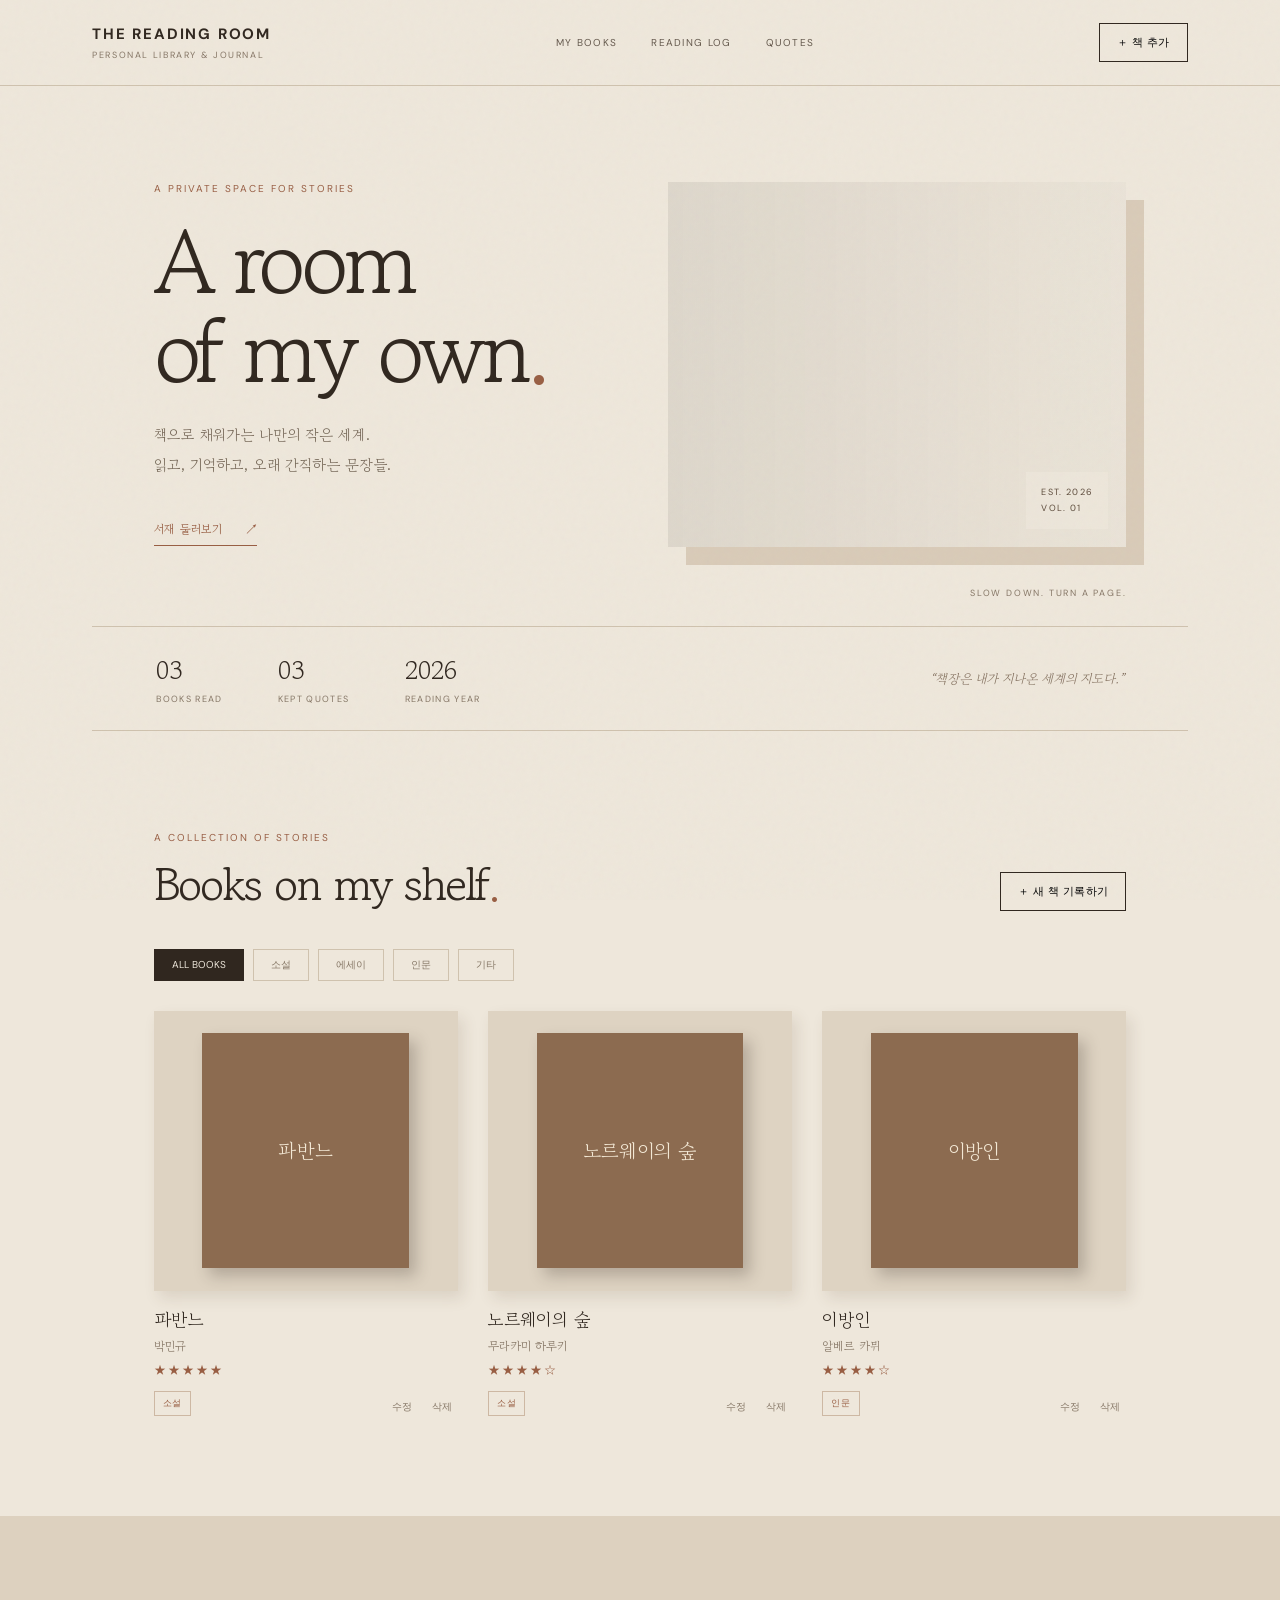
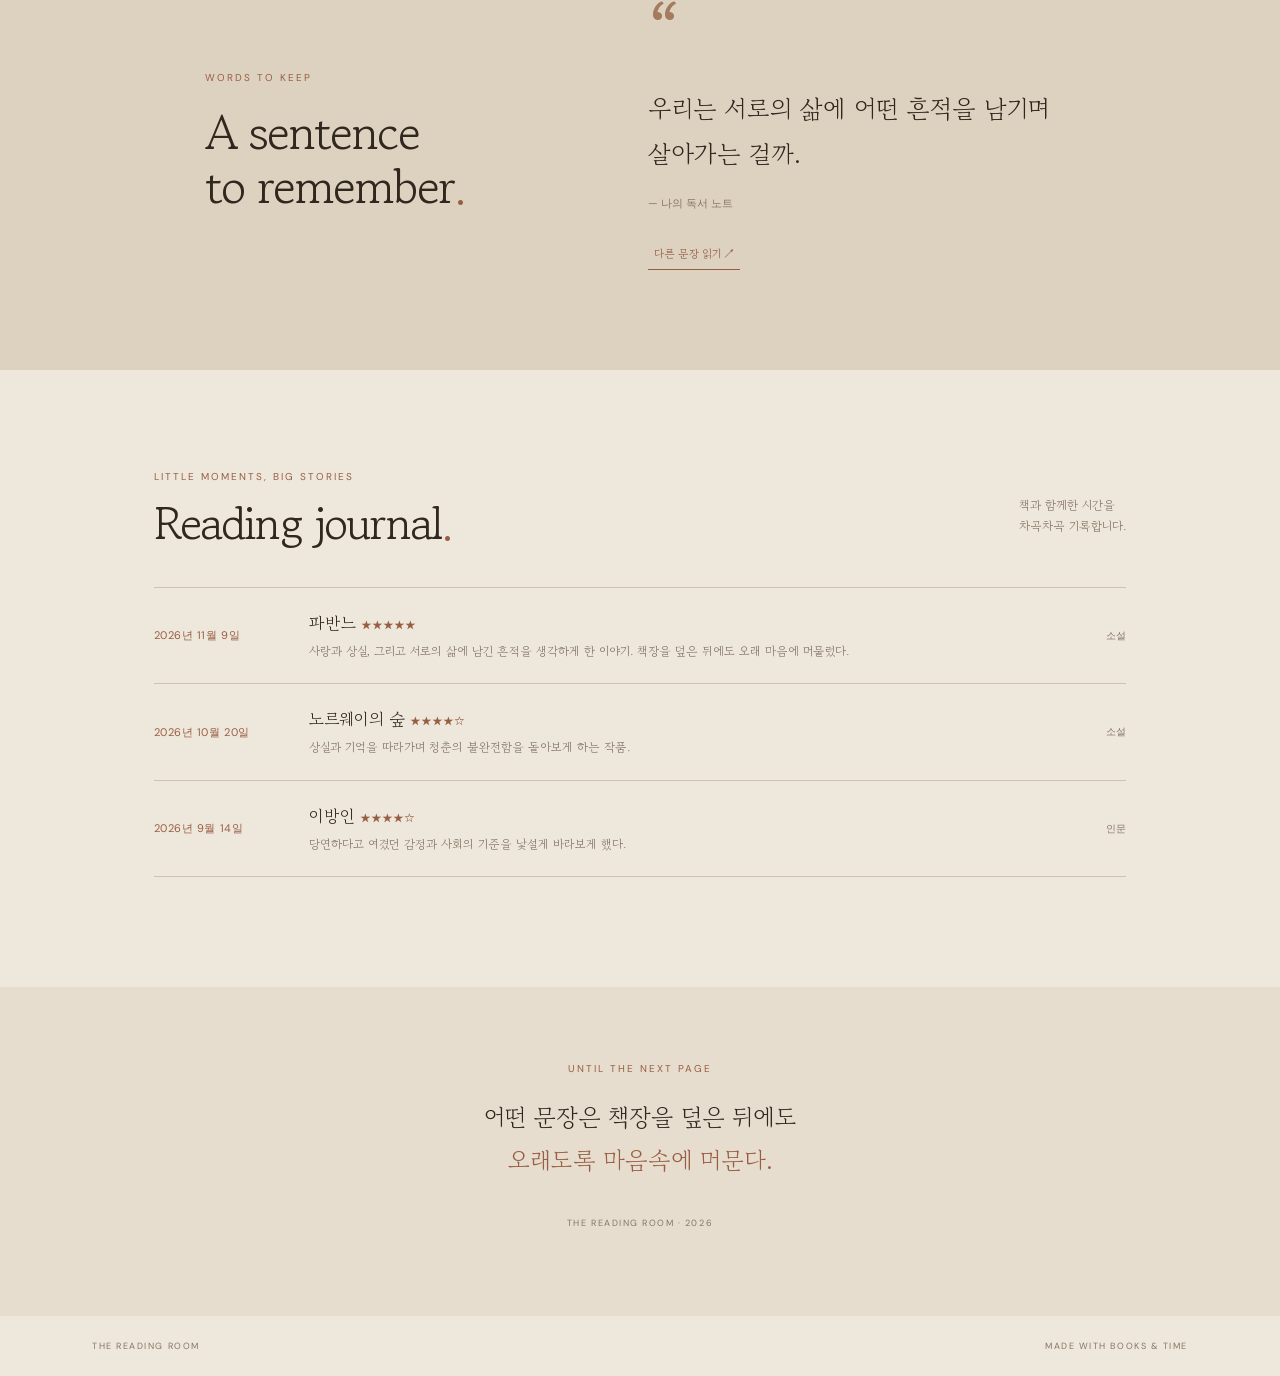
<file: the-reading-room/index.html>
<!DOCTYPE html>
<html lang="ko">
<head>
  <meta charset="UTF-8">
  <meta name="viewport" content="width=device-width, initial-scale=1.0">
  <meta name="theme-color" content="#eee6d8">
  <meta name="description" content="책으로 채워가는 나만의 작은 세계, The Reading Room">
  <title>The Reading Room — A room of my own</title>
  <link rel="preconnect" href="https://fonts.googleapis.com">
  <link rel="preconnect" href="https://fonts.gstatic.com" crossorigin>
  <link href="https://fonts.googleapis.com/css2?family=DM+Sans:wght@400;500;600;700&family=Gowun+Batang:wght@400;700&family=Nanum+Myeongjo:wght@400;700;800&display=swap" rel="stylesheet">
  <link rel="stylesheet" href="style.css">
</head>
<body>
  <div class="paper-grain"></div>
  <header class="topbar">
    <a class="wordmark" href="#home">THE READING ROOM<span>PERSONAL LIBRARY & JOURNAL</span></a>
    <nav>
      <a href="#shelf">MY BOOKS</a><a href="#journal">READING LOG</a><a href="#quotes">QUOTES</a>
    </nav>
    <button class="add-button" id="openAddTop">＋ 책 추가</button>
  </header>

  <main id="home">
    <section class="hero">
      <div class="hero-copy">
        <p class="eyebrow">A PRIVATE SPACE FOR STORIES</p>
        <h1>A room<br>of my own<span>.</span></h1>
        <p class="intro">책으로 채워가는 나만의 작은 세계.<br>읽고, 기억하고, 오래 간직하는 문장들.</p>
        <a class="text-link" href="#shelf">서재 둘러보기 <span>↗</span></a>
      </div>
      <div class="hero-image" role="img" aria-label="햇살이 비치는 빈티지 서재">
        <div class="image-note">EST. 2026<br>VOL. 01</div>
      </div>
      <div class="hero-caption">SLOW DOWN. TURN A PAGE.</div>
    </section>

    <section class="stats-strip" aria-label="독서 통계">
      <div><strong id="bookCount">03</strong><span>BOOKS READ</span></div>
      <div><strong id="quoteCount">03</strong><span>KEPT QUOTES</span></div>
      <div><strong id="yearCount">2026</strong><span>READING YEAR</span></div>
      <p>“책장은 내가 지나온 세계의 지도다.”</p>
    </section>

    <section class="section shelf-section" id="shelf">
      <div class="section-heading">
        <div><p class="eyebrow">A COLLECTION OF STORIES</p><h2>Books on my shelf<span>.</span></h2></div>
        <button class="outline-button" id="openAdd">＋ 새 책 기록하기</button>
      </div>
      <div class="filters" id="filters">
        <button class="filter active" data-genre="전체">ALL BOOKS</button>
        <button class="filter" data-genre="소설">소설</button>
        <button class="filter" data-genre="에세이">에세이</button>
        <button class="filter" data-genre="인문">인문</button>
        <button class="filter" data-genre="기타">기타</button>
      </div>
      <div class="book-grid" id="bookGrid"></div>
      <p class="empty-state" id="emptyState" hidden>아직 이 서가에 책이 없어요. 첫 번째 책을 기록해 보세요.</p>
    </section>

    <section class="quote-section" id="quotes">
      <div class="quote-heading"><p class="eyebrow">WORDS TO KEEP</p><h2>A sentence<br>to remember<span>.</span></h2></div>
      <div class="quote-content">
        <span class="quote-mark">“</span>
        <blockquote id="featuredQuote">책은 우리가 살아보지 못한 삶을<br>잠시 살아보게 한다.</blockquote>
        <p id="featuredQuoteSource">— 나의 독서 노트</p>
        <button class="text-link" id="nextQuote">다른 문장 읽기 ↗</button>
      </div>
    </section>

    <section class="section journal-section" id="journal">
      <div class="section-heading">
        <div><p class="eyebrow">LITTLE MOMENTS, BIG STORIES</p><h2>Reading journal<span>.</span></h2></div>
        <p class="section-note">책과 함께한 시간을<br>차곡차곡 기록합니다.</p>
      </div>
      <div class="journal-list" id="journalList"></div>
    </section>

    <section class="closing-note">
      <p class="eyebrow">UNTIL THE NEXT PAGE</p>
      <p>어떤 문장은 책장을 덮은 뒤에도<br><em>오래도록 마음속에 머문다.</em></p>
      <span>THE READING ROOM · 2026</span>
    </section>
  </main>

  <footer><span>THE READING ROOM</span><span>MADE WITH BOOKS & TIME</span></footer>

  <dialog id="bookDialog">
    <form id="bookForm" method="dialog">
      <div class="dialog-top"><p class="eyebrow">ADD TO YOUR LIBRARY</p><button type="button" class="close-button" id="closeDialog">×</button></div>
      <h2>책 한 권을 기록해요<span>.</span></h2>
      <input type="hidden" id="bookId">
      <label>책 제목<input id="title" required placeholder="예: 파반느"></label>
      <label>저자<input id="author" placeholder="저자 이름"></label>
      <div class="form-row">
        <label>장르<select id="genre"><option>소설</option><option>에세이</option><option>인문</option><option>기타</option></select></label>
        <label>읽은 날짜<input id="readDate" type="date"></label>
      </div>
      <label>책 표지 이미지 주소 <small>(선택 · 이미지 URL)</small><input id="cover" type="url" placeholder="https://..."></label>
      <label>별점 <span class="hint">별을 눌러 선택하세요</span><div class="star-picker" id="starPicker" role="group" aria-label="별점"></div></label>
      <label>독서평<textarea id="review" rows="3" placeholder="이 책을 읽고 어떤 생각이 들었나요?"></textarea></label>
      <label>인상 깊은 문장<textarea id="quote" rows="2" placeholder="오래 간직하고 싶은 문장을 적어보세요."></textarea></label>
      <label>문장 출처 / 페이지<input id="quoteSource" placeholder="예: 파반느, p. 128"></label>
      <button class="submit-button" type="submit">서재에 책장 꽂기</button>
    </form>
  </dialog>
  <script src="script.js"></script>
</body>
</html>
</file>
<file: the-reading-room/style.css>
:root{--paper:#eee7db;--paper2:#e4dac9;--ink:#30271f;--muted:#857665;--line:#cfc2ae;--rust:#985e43;--serif:'Gowun Batang','Nanum Myeongjo',serif;--sans:'DM Sans',sans-serif}
*{box-sizing:border-box}html{scroll-behavior:smooth}body{margin:0;background:var(--paper);color:var(--ink);font-family:var(--serif);position:relative}.paper-grain{position:fixed;inset:0;pointer-events:none;opacity:.16;z-index:5;background-image:url("data:image/svg+xml,%3Csvg viewBox='0 0 180 180' xmlns='http://www.w3.org/2000/svg'%3E%3Cfilter id='n'%3E%3CfeTurbulence type='fractalNoise' baseFrequency='.9' numOctaves='3' stitchTiles='stitch'/%3E%3C/filter%3E%3Crect width='100%25' height='100%25' filter='url(%23n)' opacity='.18'/%3E%3C/svg%3E")}
a{color:inherit;text-decoration:none}button,input,textarea,select{font:inherit}.topbar{height:86px;padding:0 7.2%;display:flex;align-items:center;justify-content:space-between;border-bottom:1px solid var(--line);position:relative;z-index:2}.wordmark{font:700 15px var(--sans);letter-spacing:.12em}.wordmark span{display:block;font:9px var(--sans);letter-spacing:.18em;color:var(--muted);margin-top:5px}.topbar nav{display:flex;gap:34px;font:10px var(--sans);letter-spacing:.13em;color:#65594d}.topbar nav a:hover,.text-link:hover{color:var(--rust)}.add-button,.outline-button{border:1px solid var(--ink);background:transparent;padding:11px 17px;font:11px var(--sans);letter-spacing:.04em;cursor:pointer}.add-button:hover,.outline-button:hover{background:var(--ink);color:var(--paper)}
.hero{min-height:540px;padding:86px 12% 70px;display:grid;grid-template-columns:1fr 1.05fr;gap:8%;position:relative;align-items:center}.eyebrow{font:10px var(--sans);letter-spacing:.2em;color:var(--rust);margin:0 0 22px}.hero h1{font-size:clamp(58px,7vw,100px);line-height:.99;font-weight:400;letter-spacing:-.06em;margin:0 0 26px}.hero h1 span,.section-heading h2 span,.quote-heading h2 span,.dialog-top+h2 span{color:var(--rust)}.intro{font-size:15px;line-height:2;color:#766858;margin-bottom:35px}.text-link{display:inline-block;border-bottom:1px solid var(--rust);padding-bottom:8px;font-size:12px;color:var(--rust);cursor:pointer;background:none;border-top:0;border-left:0;border-right:0}.text-link span{margin-left:20px}.hero-image{height:365px;position:relative;background:linear-gradient(90deg,rgba(31,24,17,.08),rgba(31,24,17,.02)),url('https://images.unsplash.com/photo-1507842217343-583bb7270b66?auto=format&fit=crop&w=1200&q=85') center/cover;box-shadow:18px 18px 0 #d9cbb8}.image-note{position:absolute;right:18px;bottom:18px;background:#eee7dbd9;padding:12px 15px;font:9px/1.8 var(--sans);letter-spacing:.15em;color:#5d4b3b}.hero-caption{position:absolute;right:12%;bottom:27px;font:9px var(--sans);letter-spacing:.2em;color:var(--muted)}
.stats-strip{margin:0 7.2%;border-top:1px solid var(--line);border-bottom:1px solid var(--line);padding:25px 5%;display:flex;align-items:center;gap:55px}.stats-strip div{display:flex;flex-direction:column;gap:5px}.stats-strip strong{font-size:25px;font-weight:400}.stats-strip span{font:9px var(--sans);letter-spacing:.15em;color:var(--muted)}.stats-strip p{margin-left:auto;font-size:13px;font-style:italic;color:#806d5b}
.section{padding:100px 12%}.section-heading{display:flex;justify-content:space-between;align-items:end;margin-bottom:38px}.section-heading h2,.quote-heading h2{font-size:46px;line-height:1.12;font-weight:400;letter-spacing:-.04em;margin:0}.section-heading .eyebrow{margin-bottom:15px}.filters{display:flex;gap:9px;margin-bottom:30px;flex-wrap:wrap}.filter{border:1px solid var(--line);background:transparent;padding:8px 17px;color:var(--muted);font:10px var(--sans);cursor:pointer}.filter.active,.filter:hover{background:var(--ink);border-color:var(--ink);color:var(--paper)}.book-grid{display:grid;grid-template-columns:repeat(3,1fr);gap:42px 30px}.book-card{min-width:0}.cover-wrap{height:280px;background:#ded3c2;display:flex;align-items:center;justify-content:center;position:relative;overflow:hidden;box-shadow:5px 7px 14px #55422a20}.cover-wrap img{width:100%;height:100%;object-fit:cover}.cover-placeholder{width:68%;height:84%;background:#8c6b50;color:#f3e8d5;display:flex;align-items:center;justify-content:center;text-align:center;padding:18px;font-size:20px;line-height:1.5;box-shadow:7px 8px 14px #34271f40}.book-meta{padding-top:15px}.book-meta h3{font-size:18px;font-weight:400;margin:0 0 5px}.book-meta .author{font-size:12px;color:var(--muted);margin:0 0 8px}.rating{color:var(--rust);font:12px var(--sans);letter-spacing:2px}.book-bottom{display:flex;justify-content:space-between;align-items:center;margin-top:12px}.genre-tag{font:9px var(--sans);letter-spacing:.08em;color:var(--rust);border:1px solid #cdb8a3;padding:5px 8px}.card-actions button{border:0;background:none;color:var(--muted);font:10px var(--sans);cursor:pointer;margin-left:8px}.card-actions button:hover{color:var(--rust)}.empty-state{text-align:center;color:var(--muted);padding:50px 0}
.quote-section{background:#ddd1bf;padding:85px 16%;display:grid;grid-template-columns:1fr 1.2fr;gap:10%;align-items:center}.quote-heading h2{font-size:48px}.quote-content{position:relative;padding:15px 0}.quote-mark{font-size:80px;color:#a47b5e;line-height:.5}.quote-content blockquote{font-size:25px;line-height:1.8;margin:10px 0 20px}.quote-content p{font:11px var(--sans);color:var(--muted);margin-bottom:28px}.quote-content .text-link{font-size:11px}
.journal-section{padding-top:100px;padding-bottom:110px}.section-note{font-size:12px;line-height:1.8;color:var(--muted)}.journal-list{border-top:1px solid var(--line)}.journal-entry{display:grid;grid-template-columns:130px 1fr 100px;gap:25px;padding:22px 0;border-bottom:1px solid var(--line);align-items:center}.journal-date{font:11px var(--sans);color:var(--rust);letter-spacing:.05em}.journal-entry h3{font-size:17px;font-weight:400;margin:0 0 6px}.journal-entry p{font-size:12px;color:var(--muted);margin:0;line-height:1.7}.journal-genre{text-align:right;font:10px var(--sans);color:var(--muted)}
.closing-note{text-align:center;padding:75px 20px 85px;background:#e7ddce}.closing-note .eyebrow{margin-bottom:20px}.closing-note>p:nth-child(2){font-size:24px;line-height:1.8;margin:0 0 25px}.closing-note em{color:var(--rust);font-style:normal}.closing-note span,footer{font:9px var(--sans);letter-spacing:.17em;color:var(--muted)}footer{padding:24px 7.2%;display:flex;justify-content:space-between}
dialog{border:1px solid var(--line);background:var(--paper);color:var(--ink);width:min(600px,calc(100% - 28px));padding:35px 38px;max-height:90vh;overflow:auto;box-shadow:0 20px 80px #20170f40}dialog::backdrop{background:#20170f99}.dialog-top{display:flex;justify-content:space-between;align-items:center}.dialog-top .eyebrow{margin:0}.close-button{font-size:26px;border:0;background:none;cursor:pointer;color:var(--muted)}dialog h2{font-size:30px;font-weight:400;margin:20px 0 25px}label{display:block;font-size:12px;margin:16px 0;color:#5e5042}label input,label textarea,label select{display:block;width:100%;margin-top:8px;border:1px solid var(--line);background:#f5efe5;padding:12px;color:var(--ink);outline:none;font-size:13px}label input:focus,label textarea:focus,label select:focus{border-color:var(--rust)}label small,.hint{font-size:10px;color:var(--muted)}.form-row{display:grid;grid-template-columns:1fr 1fr;gap:15px}.star-picker{display:flex;gap:8px;margin-top:10px}.star-picker button{border:0;background:none;font-size:25px;color:#c9b9a6;padding:0;cursor:pointer}.star-picker button.selected{color:var(--rust)}.submit-button{width:100%;margin-top:15px;padding:14px;background:var(--ink);color:var(--paper);border:0;cursor:pointer;font-size:12px}.submit-button:hover{background:var(--rust)}
@media(max-width:760px){.topbar{height:72px;padding:0 5%}.topbar nav{display:none}.hero{padding:65px 7% 75px;grid-template-columns:1fr;gap:35px}.hero h1{font-size:70px}.hero-image{height:270px}.hero-caption{right:7%;bottom:25px}.stats-strip{margin:0 5%;gap:20px;padding:20px 2%;flex-wrap:wrap}.stats-strip p{width:100%;margin:5px 0 0}.section{padding:70px 7%}.section-heading{align-items:start;gap:15px;flex-direction:column}.section-heading h2,.quote-heading h2{font-size:38px}.book-grid{grid-template-columns:repeat(2,1fr);gap:30px 15px}.cover-wrap{height:230px}.quote-section{padding:65px 8%;grid-template-columns:1fr;gap:25px}.quote-content blockquote{font-size:21px}.journal-entry{grid-template-columns:85px 1fr;gap:12px}.journal-genre{display:none}footer{padding:22px 5%;font-size:8px}.form-row{grid-template-columns:1fr;gap:0}dialog{padding:27px 22px}}
@media(max-width:390px){.book-grid{grid-template-columns:1fr 1fr}.cover-wrap{height:190px}.wordmark{font-size:12px}.add-button{padding:9px 10px}}
</file>
